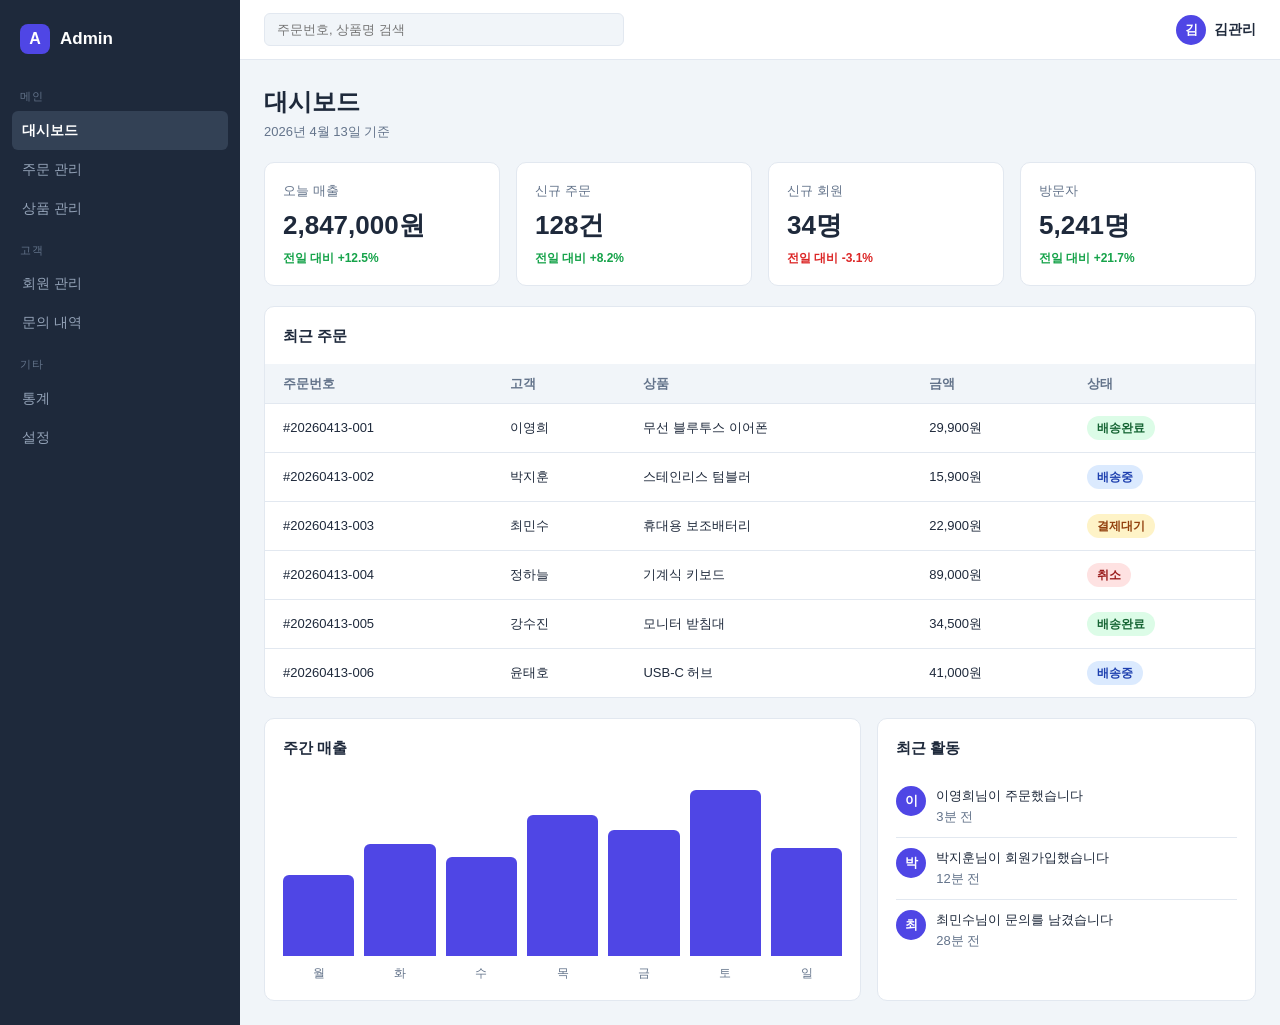
<file: index.html>
<!doctype html>
<html lang="ko">
  <head>
    <meta charset="UTF-8" />
    <meta name="viewport" content="width=device-width, initial-scale=1.0" />
    <title>관리자 대시보드</title>
    <link rel="stylesheet" href="style.css" />
  </head>
  <body>
    <!-- app-layout: 사이드바 + 메인을 가로로 배치 -->
    <div class="app-layout">
      <!-- sidebar: 왼쪽 고정 폭 메뉴 -->
      <aside class="sidebar">
        <div class="brand">
          <span class="brand-mark">A</span>
          <span class="brand-name">Admin</span>
        </div>

        <nav class="side-nav">
          <p class="nav-label">메인</p>
          <a href="#" class="nav-item active">대시보드</a>
          <a href="#" class="nav-item">주문 관리</a>
          <a href="#" class="nav-item">상품 관리</a>

          <p class="nav-label">고객</p>
          <a href="#" class="nav-item">회원 관리</a>
          <a href="#" class="nav-item">문의 내역</a>

          <p class="nav-label">기타</p>
          <a href="#" class="nav-item">통계</a>
          <a href="#" class="nav-item">설정</a>
        </nav>
      </aside>

      <!-- main-content: 나머지 공간 전부 -->
      <main class="main-content">
        <header class="topbar">
          <input class="search" type="text" placeholder="주문번호, 상품명 검색" />
          <div class="profile">
            <span class="avatar">김</span>
            <span class="profile-name">김관리</span>
          </div>
        </header>

        <div class="page">
          <div class="page-head">
            <h1 class="page-title">대시보드</h1>
            <p class="page-date">2026년 4월 13일 기준</p>
          </div>

          <!-- stat-row: 통계 카드 4개. 좁아지면 줄바꿈된다 -->
          <section class="stat-row">
            <div class="stat-card">
              <p class="stat-label">오늘 매출</p>
              <p class="stat-value">2,847,000원</p>
              <p class="stat-diff up">전일 대비 +12.5%</p>
            </div>
            <div class="stat-card">
              <p class="stat-label">신규 주문</p>
              <p class="stat-value">128건</p>
              <p class="stat-diff up">전일 대비 +8.2%</p>
            </div>
            <div class="stat-card">
              <p class="stat-label">신규 회원</p>
              <p class="stat-value">34명</p>
              <p class="stat-diff down">전일 대비 -3.1%</p>
            </div>
            <div class="stat-card">
              <p class="stat-label">방문자</p>
              <p class="stat-value">5,241명</p>
              <p class="stat-diff up">전일 대비 +21.7%</p>
            </div>
          </section>

          <!-- table-card: 주문 목록 -->
          <section class="card table-card">
            <h2 class="card-title">최근 주문</h2>
            <table class="order-table">
              <thead>
                <tr>
                  <th>주문번호</th>
                  <th>고객</th>
                  <th>상품</th>
                  <th>금액</th>
                  <th>상태</th>
                </tr>
              </thead>
              <tbody>
                <tr>
                  <td>#20260413-001</td>
                  <td>이영희</td>
                  <td>무선 블루투스 이어폰</td>
                  <td>29,900원</td>
                  <td><span class="badge done">배송완료</span></td>
                </tr>
                <tr>
                  <td>#20260413-002</td>
                  <td>박지훈</td>
                  <td>스테인리스 텀블러</td>
                  <td>15,900원</td>
                  <td><span class="badge shipping">배송중</span></td>
                </tr>
                <tr>
                  <td>#20260413-003</td>
                  <td>최민수</td>
                  <td>휴대용 보조배터리</td>
                  <td>22,900원</td>
                  <td><span class="badge waiting">결제대기</span></td>
                </tr>
                <tr>
                  <td>#20260413-004</td>
                  <td>정하늘</td>
                  <td>기계식 키보드</td>
                  <td>89,000원</td>
                  <td><span class="badge canceled">취소</span></td>
                </tr>
                <tr>
                  <td>#20260413-005</td>
                  <td>강수진</td>
                  <td>모니터 받침대</td>
                  <td>34,500원</td>
                  <td><span class="badge done">배송완료</span></td>
                </tr>
                <tr>
                  <td>#20260413-006</td>
                  <td>윤태호</td>
                  <td>USB-C 허브</td>
                  <td>41,000원</td>
                  <td><span class="badge shipping">배송중</span></td>
                </tr>
              </tbody>
            </table>
          </section>

          <!-- panel-row: 차트와 활동 목록을 2 대 1 비율로 -->
          <section class="panel-row">
            <!-- 차트: 이미지가 아니라 div의 높이로 만든 막대 그래프 -->
            <div class="card chart-card">
              <h2 class="card-title">주간 매출</h2>
              <div class="chart-body">
                <div class="bar" style="height: 45%"></div>
                <div class="bar" style="height: 62%"></div>
                <div class="bar" style="height: 55%"></div>
                <div class="bar" style="height: 78%"></div>
                <div class="bar" style="height: 70%"></div>
                <div class="bar" style="height: 92%"></div>
                <div class="bar" style="height: 60%"></div>
              </div>
              <div class="chart-labels">
                <span>월</span><span>화</span><span>수</span> <span>목</span><span>금</span><span>토</span
                ><span>일</span>
              </div>
            </div>

            <div class="card activity-card">
              <h2 class="card-title">최근 활동</h2>
              <ul class="activity-list">
                <li class="activity-item">
                  <span class="avatar">이</span>
                  <div class="activity-text">
                    <p>이영희님이 주문했습니다</p>
                    <p class="activity-time">3분 전</p>
                  </div>
                </li>
                <li class="activity-item">
                  <span class="avatar">박</span>
                  <div class="activity-text">
                    <p>박지훈님이 회원가입했습니다</p>
                    <p class="activity-time">12분 전</p>
                  </div>
                </li>
                <li class="activity-item">
                  <span class="avatar">최</span>
                  <div class="activity-text">
                    <p>최민수님이 문의를 남겼습니다</p>
                    <p class="activity-time">28분 전</p>
                  </div>
                </li>
              </ul>
            </div>
          </section>
        </div>
      </main>
    </div>
  </body>
</html>
</file>
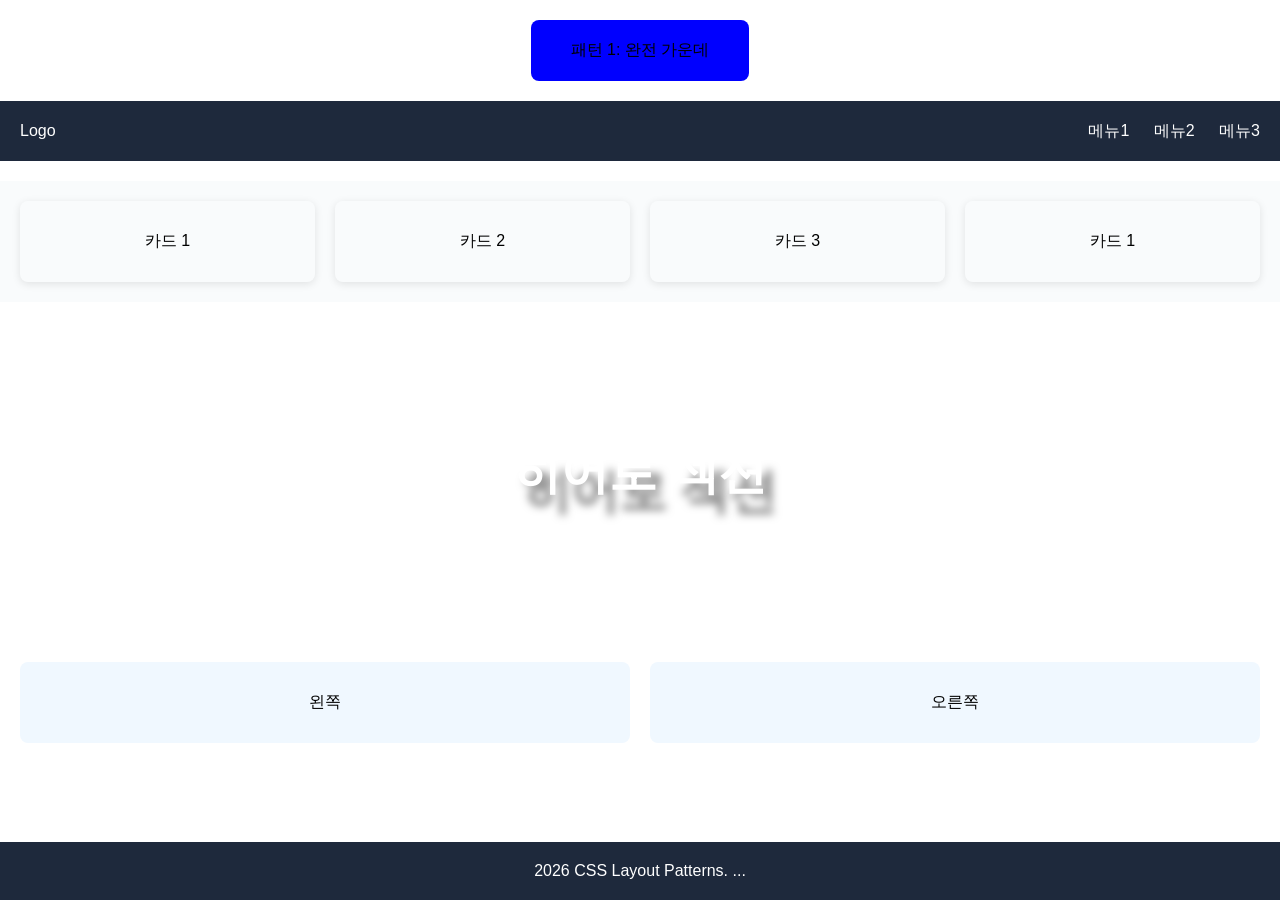
<file: ch06/index01.html>
<!doctype html>
<html lang="en">
  <head>
    <meta charset="UTF-8" />
    <meta name="viewport" content="width=device-width, initial-scale=1.0" />
    <title>레이아웃7가지 패턴</title>
    <style>
      * {
        margin: 0;
        padding: 0;
        box-sizing: border-box;
      }

      body {
        font-family: "Gill Sans", "Gill Sans MT", Calibri, "Trebuchet MS", sans-serif;
      }

      /* 패턴 1 */
      .demo-center {
        display: flex;
        justify-content: center;
        align-items: center;
      }
      .box {
        background-color: blue;
        padding: 20px 40px;
        border-radius: 8px;
        margin-top: 20px;
      }

      /* 패턴 2 */
      .demo-nav {
        display: flex;
        justify-content: space-between;
        align-items: center;
        padding: 0 20px;
        height: 60px;
        background-color: #1e293c;
        color: white;
        margin: 20px 0;
      }

      .demo-nav a {
        text-decoration: none;
        color: white;
        margin-left: 20px;
      }

      /* 패턴 3  */
      .demo-grid {
        display: flex;
        flex-wrap: wrap;
        gap: 20px;
        background-color: #f9fbfc;
        padding: 20px;
        margin-bottom: 20px;
      }

      .card {
        flex: 1 1 200px;
        box-shadow: 0 2px 8px rgba(0, 0, 0, 0.1);
        padding: 30px;
        border-radius: 8px;
        text-align: center;
      }
      /* 패턴 4 */
      .demo-sidebar-layout {
        display: flex;
        min-height: 200px;
        margin-bottom: 20px;
      }

      .sidebar {
        width: 200px;
        background-color: #1e293c;
        color: white;
        padding: 20px;
      }
      .content {
        flex: 1;
        background-color: #f1f5f9;
        padding: 20px;
      }
      /* 패턴 5 */
      .demo-hero {
        height: 300px;
        background: url("https://picsum.photos/seed/hero/1200/300") center/cover;
        display: flex;
        justify-content: center;
        align-items: center;
        color: white;
        font-size: 32px;
        text-shadow: 10px 20px 8px rgba(0, 0, 0, 0.5);
        margin-bottom: 20px;
      }

      /* 패턴 6  */
      body {
        display: flex;
        flex-direction: column;
        min-height: 100vh;
      }
      .content-wrapper {
        flex: 1;
      }

      footer {
        padding: 20px;
        background-color: #1e293c;
        color: white;
        text-align: center;
      }

      /* 패턴 7 : 반응형 */
      .demo-responsive {
        display: flex;
        gap: 20px;
        padding: 20px;
      }
      .col {
        flex: 1;
        background-color: aliceblue;
        padding: 30px;
        border-radius: 8px;
        text-align: center;
      }

      @media (max-width: 768px) {
        .demo-responsive {
          flex-direction: column;
        }
      }
    </style>
  </head>
  <body>
    <!-- 6. 스티키 푸터  -->
    <div class="content-wrapper">
      <!-- 패턴 1 : 완전 가운데 정렬 -->
      <div class="demo-center">
        <div class="box">패턴 1: 완전 가운데</div>
      </div>

      <!-- 패턴 2 네비게이션 바 -->
      <nav class="demo-nav">
        <span>Logo</span>
        <div>
          <a href="">메뉴1</a>
          <a href="">메뉴2</a>
          <a href="">메뉴3</a>
        </div>
      </nav>

      <!-- 패턴 3 카드 그리드  -->
      <section class="demo-grid">
        <div class="card">카드 1</div>
        <div class="card">카드 2</div>
        <div class="card">카드 3</div>
        <div class="card">카드 1</div>
      </section>

      <!-- 패턴 4 사이드바 + 메인  -->
      <!-- <div class="demo-sidebar-layout">
        <aside class="sidebar">사이드바</aside>
        <div class="content">메인 콘텐츠</div>
      </div> -->

      <!-- 패턴 5 히어로 섹션 -->
      <div class="demo-hero">
        <h2>히어로 섹션</h2>
      </div>

      <!-- 패턴 7 : 반응형 2단에서 1단으로  -->
      <div class="demo-responsive">
        <div class="col">왼쪽</div>
        <div class="col">오른쪽</div>
      </div>
    </div>

    <!-- 패턴 6 스티키 푸터 -->
    <footer>2026 CSS Layout Patterns. ...</footer>
  </body>
</html>
</file>
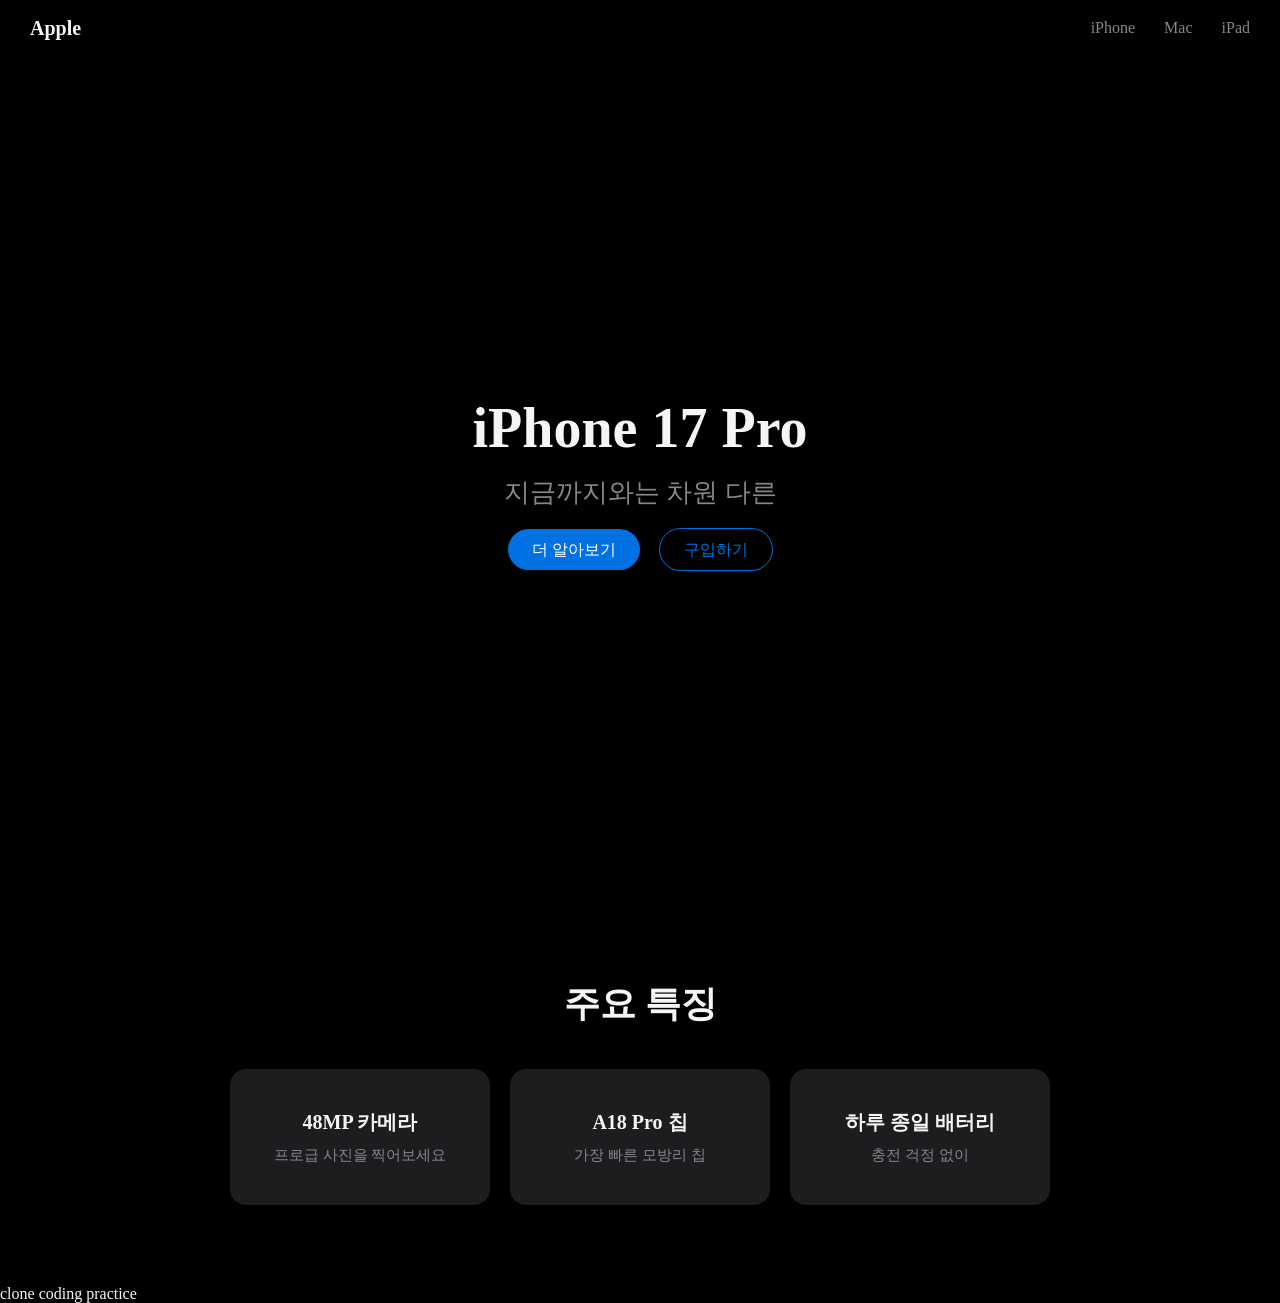
<file: ch08/index01.html>
<!doctype html>
<html lang="ko">
  <head>
    <meta charset="UTF-8" />
    <meta name="viewport" content="width=device-width, initial-scale=1.0" />
    <title>애플 클론 코딩</title>
    <style>
      /* CSS 변수 : 색상 테마를 한 곳에서 관리 
         :root 는 html 요소를 가리키며, 여기 선언한 변수는 
         모든 하위 요소가 물려 받는다.  
      */
      :root {
        --apple-black: #000000;
        --apple-gray: #86868b;
        --apple-blue: #0071e3;
        --apple-white: #f5f5f5;
        --card-bg: #1d1d1f;

        --header-height: 56px;
      }

      /* 1단계 리셋 / 전역스타일 */
      * {
        margin: 0;
        padding: 0;
        box-sizing: border-box;
      }

      a {
        text-decoration: none;
      }

      body {
        background: var(--apple-black);
        color: var(--apple-white);
      }

      /* 컴포넌트 - 헤더 영역(고정 네비게이션) */
      .site-header {
        height: var(--header-height);
        display: flex;
        justify-content: space-between;
        align-items: center;
        padding: 0 30px;

        position: fixed;
        top: 0;
        left: 0;
        width: 100%;

        background-color: rgba(0, 0, 0, 0.5);
        /* 요소 뒤에 있는 배경에 필터를 건다
          blur(10px)는 뒤 내용을 10만튼 흐리게 만든다
          반투명 배경색과 함께 쓰면 유리판 같은 느낌이 난다. 
        */
        backdrop-filter: blur(6px);
        /* z-index: 다른 요소 위에 항상 보이도록 함
           단, positon이 지정된 요소에만 적용이 됩니다
         */
        z-index: 100;
      }

      .nav-logo {
        font-size: 20px;
        font-weight: bold;
      }
      .nav a {
        color: var(--apple-gray);
        margin-left: 25px;
      }

      .nav a:hover {
        color: white;
      }

      /* 컴포넌트 메인 : hero 섹션 */

      /* fixed 헤더가 가려지지 않도록 본문 전체를 헤더 높이만큼 밀어 낸다 */
      main {
        padding-top: var(--header-height);
      }

      .hero {
        /* 100vh를 그대로 쓰면 패딩탑이 더해져서 화면 보다 더 크게 보인다 */
        height: calc(100vh - var(--header-height));

        display: flex;
        flex-direction: column;
        align-items: center;
        justify-content: center;
      }

      .hero h1 {
        font-size: 56px;
        margin-bottom: 15px;
      }

      .hero p {
        font-size: 26px;
        margin-bottom: 30px;
        color: var(--apple-gray);
      }

      .btn {
        padding: 12px 24px;
        border-radius: 24px;
      }

      .btn-primary {
        background-color: var(--apple-blue);
        color: white;
        margin-right: 15px;

        transition: opacity 0.3s ease;
      }

      .btn-secondary {
        color: var(--apple-blue);
        border: 1px solid var(--apple-blue);

        transition:
          background-color 0.3s ease,
          color 0.3s ease;
      }

      /* 컴포넌트 - 주요 특징 카드   */

      /* 2단계 - 레이아웃 */
      .features {
        padding: 80px 30px;
        text-align: center;
      }

      .feature-cards {
        display: flex;
        justify-content: center;
        gap: 20px;
        flex-wrap: wrap;
      }

      /* 3단계 컴포넌트 스타일 */
      .features h2 {
        font-size: 36px;
        margin-bottom: 40px;
      }

      .feature-card {
        background-color: var(--card-bg);
        padding: 40px;
        border-radius: 16px;
        text-align: center;
        /* 카드 폭을 지정하지 않으면 텍스트 길이에 따라서 
        제각각 크기를 가질 수 있다. flex-basis로 기준 크기를 주고
        grow : 0으로 둬서 남는 공간에 따라 늘어나지 않기 할 수 있다.
         */
        flex: 0 1 260px;
      }

      .feature-card h3 {
        font-size: 20px;
        margin-bottom: 10px;
      }

      .feature-card p {
        color: var(--apple-gray);
        font-size: 15px;
      }

      /* 4단계 세부 조정 */

      .btn-primary {
        transition: opacity 0.3s ease;
      }
      .btn-secondary {
        transition:
          background-color 0.3s ease,
          color 0.3s ease;
      }

      .btn-primary:hover {
        opacity: 0.8;
      }

      .btn-secondary:hover {
        background-color: var(--apple-blue);
        color: white;
      }

      .feature-card {
        transition:
          transform 0.4s ease,
          box-shadow 0.4s ease;
      }

      .feature-card:hover {
        transform: scale(1.05);
        box-shadow: 2px 5px 20px rgba(255, 255, 255, 0.5);
      }

      /* 5단계 - 반응형 처리 (도전 과제) */
    </style>
  </head>
  <body>
    <!-- 헤더 영역  -->
    <header class="site-header">
      <span class="nav-logo">Apple</span>
      <nav class="nav">
        <a href="#">iPhone</a>
        <a href="#">Mac</a>
        <a href="#">iPad</a>
      </nav>
    </header>
    <!-- 메인 영역  -->
    <main>
      <section class="hero">
        <h1>iPhone 17 Pro</h1>
        <p>지금까지와는 차원 다른</p>
        <div class="hero-buttons">
          <a href="#" class="btn btn-primary">더 알아보기</a>
          <a href="#" class="btn btn-secondary">구입하기</a>
        </div>
      </section>
      <section class="features">
        <h2>주요 특징</h2>
        <div class="feature-cards">
          <!-- 카드 1 -->
          <div class="feature-card">
            <h3>48MP 카메라</h3>
            <p>프로급 사진을 찍어보세요</p>
          </div>
          <!-- 카드 2 -->
          <div class="feature-card">
            <h3>A18 Pro 칩</h3>
            <p>가장 빠른 모방리 칩</p>
          </div>
          <!-- 카드 3 -->
          <div class="feature-card">
            <h3>하루 종일 배터리</h3>
            <p>충전 걱정 없이</p>
          </div>
        </div>
      </section>
    </main>
    <!-- 푸터 영역 -->
    <footer>
      <p>clone coding practice</p>
    </footer>
  </body>
</html>
</file>
<file: style.css>
/* ============================================================
   CSS 5단계 설계 순서 적용

     1단계 리셋 / 전역      → 파일 최상단에 한 번
     2단계 레이아웃 (큰 틀)  ┐
     3단계 컴포넌트 스타일   ├ 컴포넌트 블록마다 이 순서로 반복
     4단계 세부 조정        ┘
     5단계 반응형 처리      → 파일 최하단에 한 번
============================================================ */

/* ============================================================
   CSS 변수: 색상 테마
============================================================ */
:root {
  /* 사이드바 (어두운 영역) */
  --ad-side: #1e293b;
  --ad-side-text: #94a3b8;
  --ad-side-active: #334155;

  /* 본문 (밝은 영역) */
  --ad-bg: #f1f5f9;
  --ad-surface: #ffffff;
  --ad-line: #e2e8f0;
  --ad-text: #1e293b;
  --ad-sub: #64748b;

  --ad-primary: #4f46e5;
  --ad-up: #16a34a;
  --ad-down: #dc2626;
}

/* ============================================================
   1단계: 리셋 / 전역 스타일
============================================================ */
* {
  margin: 0;
  padding: 0;
  box-sizing: border-box;
}

body {
  font-family: -apple-system, "Segoe UI", "Malgun Gothic", sans-serif;
  background: var(--ad-bg);
  color: var(--ad-text);
  line-height: 1.5;
}

a {
  text-decoration: none;
  color: inherit;
}

ul {
  list-style: none;
}

/* ============================================================
   컴포넌트: APP LAYOUT (사이드바 + 메인)
============================================================ */

/* --- 2단계: 레이아웃 --- */
.app-layout {
  display: flex;
  /* 내용이 짧아도 사이드바가 화면 아래까지 이어지게 한다 */
  min-height: 100vh;
}

.sidebar {
  flex: 0 0 240px; /* 항상 240px 고정 */
  background: var(--ad-side);
  padding: 20px 12px;
}

.main-content {
  flex: 1; /* 나머지 전부 */
}

/* ============================================================
   컴포넌트: SIDEBAR (로고 + 메뉴)
============================================================ */

/* --- 3단계: 컴포넌트 스타일 --- */
.brand {
  display: flex;
  align-items: center;
  gap: 10px;
  padding: 4px 8px 20px;
}

.brand-mark {
  width: 30px;
  height: 30px;
  border-radius: 8px;
  background: var(--ad-primary);
  color: #fff;
  display: flex;
  align-items: center;
  justify-content: center;
  font-weight: 700;
  flex-shrink: 0;
}

.brand-name {
  color: #fff;
  font-size: 17px;
  font-weight: 700;
}

.nav-label {
  font-size: 11px;
  color: var(--ad-sub);
  padding: 14px 8px 6px;
  letter-spacing: 1px;
}

.nav-item {
  display: block; /* a는 inline이라 나란히 붙는다 */
  padding: 9px 10px;
  border-radius: 6px;
  font-size: 14px;
  color: var(--ad-side-text);
}

/* 복합 선택자: 두 클래스를 동시에 가진 요소만 */
.nav-item.active {
  background: var(--ad-side-active);
  color: #fff;
  font-weight: 600;
}

/* ============================================================
   컴포넌트: TOPBAR (검색 + 프로필)
============================================================ */

/* --- 2단계: 레이아웃 --- */
.topbar {
  height: 60px;
  display: flex;
  align-items: center;
  gap: 16px;
  padding: 0 24px;
  background: var(--ad-surface);
  border-bottom: 1px solid var(--ad-line);
}

/* --- 3단계: 컴포넌트 스타일 --- */
.search {
  flex: 1;
  max-width: 360px;
  padding: 8px 12px;
  border: 1px solid var(--ad-line);
  border-radius: 6px;
  font-size: 13px;
  background: var(--ad-bg);
}

.profile {
  margin-left: auto; /* 오른쪽 끝으로 */
  display: flex;
  align-items: center;
  gap: 8px;
}

.profile-name {
  font-size: 14px;
  font-weight: 600;
}

/* 상단바와 활동 목록에서 함께 쓰는 원형 표시 */
.avatar {
  width: 30px;
  height: 30px;
  border-radius: 50%; /* 가로세로가 같아야 정원 */
  background: var(--ad-primary);
  color: #fff;
  display: flex;
  align-items: center;
  justify-content: center;
  font-size: 13px;
  font-weight: 600;
  flex-shrink: 0;
}

/* ============================================================
   컴포넌트: PAGE (본문 공통)
============================================================ */

/* --- 2단계: 레이아웃 --- */
.page {
  padding: 24px;
}

/* --- 3단계: 컴포넌트 스타일 --- */
.page-head {
  margin-bottom: 20px;
}

.page-title {
  font-size: 24px;
  font-weight: 700;
}

.page-date {
  font-size: 13px;
  color: var(--ad-sub);
  margin-top: 2px;
}

/* ============================================================
   컴포넌트: STAT CARD (통계 카드)
============================================================ */

/* --- 2단계: 레이아웃 --- */
.stat-row {
  display: flex;
  flex-wrap: wrap;
  gap: 16px;
  margin-bottom: 20px;
}

.stat-card {
  /* 기준 폭 160px. 넓으면 4개, 좁아지면 2개, 더 좁아지면 1개 */
  flex: 1 1 160px;
}

/* --- 3단계: 컴포넌트 스타일 --- */
.stat-card {
  background: var(--ad-surface);
  border: 1px solid var(--ad-line);
  border-radius: 10px;
  padding: 18px;
}

.stat-label {
  font-size: 13px;
  color: var(--ad-sub);
}

.stat-value {
  font-size: 26px;
  font-weight: 700;
  margin: 6px 0 4px;
}

.stat-diff {
  font-size: 12px;
  font-weight: 600;
}

.stat-diff.up {
  color: var(--ad-up);
}
.stat-diff.down {
  color: var(--ad-down);
}

/* ============================================================
   공통: CARD (여러 곳에서 쓰는 상자)
   표, 차트, 활동 목록이 모두 이 모양을 쓴다.
   일부만 다르게 할 .table-card 보다 먼저 선언해야
   나중 규칙이 이 값을 덮어쓸 수 있다
============================================================ */

/* --- 3단계: 컴포넌트 스타일 --- */
.card {
  background: var(--ad-surface);
  border: 1px solid var(--ad-line);
  border-radius: 10px;
  padding: 18px;
}

.card-title {
  font-size: 15px;
  font-weight: 700;
  margin-bottom: 16px;
}

/* ============================================================
   컴포넌트: ORDER TABLE (주문 목록)
============================================================ */

/* --- 2단계: 레이아웃 --- */
.table-card {
  padding: 18px 0 0; /* 표를 카드 끝까지 붙인다 */
  margin-bottom: 20px;
}

.table-card .card-title {
  padding: 0 18px;
}

.order-table {
  width: 100%;
  border-collapse: collapse;
  font-size: 13px;
}

/* --- 3단계: 컴포넌트 스타일 --- */
.order-table th {
  background: var(--ad-bg); /* 본문 배경색을 재사용 */
  text-align: left;
  padding: 10px 18px;
  color: var(--ad-sub);
  font-weight: 600;
  border-bottom: 1px solid var(--ad-line);
}

.order-table td {
  padding: 12px 18px;
  border-bottom: 1px solid var(--ad-line);
}

.order-table tbody tr:last-child td {
  border-bottom: none;
}

/* 상태 뱃지 */
.badge {
  display: inline-block; /* span은 inline이라 padding이 제대로 먹지 않는다 */
  padding: 3px 10px;
  border-radius: 20px;
  font-size: 12px;
  font-weight: 600;
}

/* 배경은 연하게, 글자는 진하게. 눈에 띄되 주인공은 아니게 */
.badge.done {
  background: #dcfce7;
  color: #166534;
}
.badge.shipping {
  background: #dbeafe;
  color: #1e40af;
}
.badge.waiting {
  background: #fef3c7;
  color: #92400e;
}
.badge.canceled {
  background: #fee2e2;
  color: #991b1b;
}

/* ============================================================
   컴포넌트: PANEL ROW (차트 + 활동)
============================================================ */

/* --- 2단계: 레이아웃 --- */
.panel-row {
  display: flex;
  flex-wrap: wrap;
  gap: 16px;
}

.chart-card {
  flex: 2 1 320px; /* 남는 공간을 2 대 1로 나눠 갖는다 */
}

.activity-card {
  flex: 1 1 240px;
}

/* --- 3단계: 컴포넌트 스타일 --- */

/* 막대 그래프 */
.chart-body {
  display: flex;
  /* flex-end로 막대를 아래에 붙여야 위로 자란다.
     기본값 stretch면 모든 막대가 같은 높이가 된다 */
  align-items: flex-end;
  gap: 10px;
  height: 180px;
}

.bar {
  flex: 1;
  background: var(--ad-primary);
  border-radius: 6px 6px 0 0;
  min-height: 4px; /* 값이 0이어도 보이게 */
}

.chart-labels {
  display: flex;
  gap: 10px;
  margin-top: 8px;
}

.chart-labels span {
  /* 막대와 같은 flex: 1 이라 위치가 정확히 맞는다 */
  flex: 1;
  text-align: center;
  font-size: 12px;
  color: var(--ad-sub);
}

/* 활동 목록 */
.activity-item {
  display: flex;
  gap: 10px;
  padding: 10px 0;
  border-bottom: 1px solid var(--ad-line);
}

.activity-item:last-child {
  border-bottom: none;
  padding-bottom: 0;
}

.activity-text p {
  font-size: 13px;
}

.activity-time {
  color: var(--ad-sub);
  font-size: 12px;
  margin-top: 2px;
}

/* ============================================================
   4단계: 세부 조정 (hover 효과)
   transition은 기본 선택자에, 변화는 :hover에
============================================================ */
.nav-item {
  transition:
    background 0.15s ease,
    color 0.15s ease;
}

.nav-item:hover {
  background: var(--ad-side-active);
  color: #fff;
}

.search {
  transition:
    border-color 0.2s ease,
    background 0.2s ease;
}

/* :focus는 마우스를 떼도 유지된다.
   outline을 지웠다면 반드시 다른 표시를 넣어야 한다 */
.search:focus {
  outline: none;
  border-color: var(--ad-primary);
  background: var(--ad-surface);
}

.stat-card,
.card {
  transition: box-shadow 0.2s ease;
}

.stat-card:hover,
.card:hover {
  box-shadow: 0 4px 12px rgba(15, 23, 42, 0.08);
}

/* tbody로 범위를 좁혀야 헤더 줄이 반응하지 않는다 */
.order-table tbody tr {
  transition: background 0.15s ease;
}

.order-table tbody tr:hover {
  background: var(--ad-bg);
}

/* ============================================================
   5단계: 반응형 처리
============================================================ */

/* 태블릿: 1024px 이하 */
@media (max-width: 1024px) {
  .chart-card,
  .activity-card {
    flex-basis: 100%;
  }
}

/* 모바일: 768px 이하 */
@media (max-width: 768px) {
  /* 사이드바를 위쪽 가로 메뉴로 */
  .app-layout {
    flex-direction: column;
  }

  .sidebar {
    /* 세로 배치에서는 basis가 "높이"로 해석되므로 auto로 푼다 */
    flex: 0 0 auto;
    padding: 12px;
  }

  .side-nav {
    display: flex;
    gap: 4px;
    overflow-x: auto; /* 메뉴가 넘치면 옆으로 스크롤 */
  }

  .nav-label {
    display: none;
  }

  .nav-item {
    white-space: nowrap; /* 메뉴 이름이 줄바꿈되지 않게 */
    flex-shrink: 0; /* 눌려서 글자가 깨지지 않게 */
  }

  .stat-card {
    flex-basis: 100%;
  }

  .page {
    padding: 16px;
  }

  .order-table th,
  .order-table td {
    padding: 10px 12px;
  }
}
</file>
